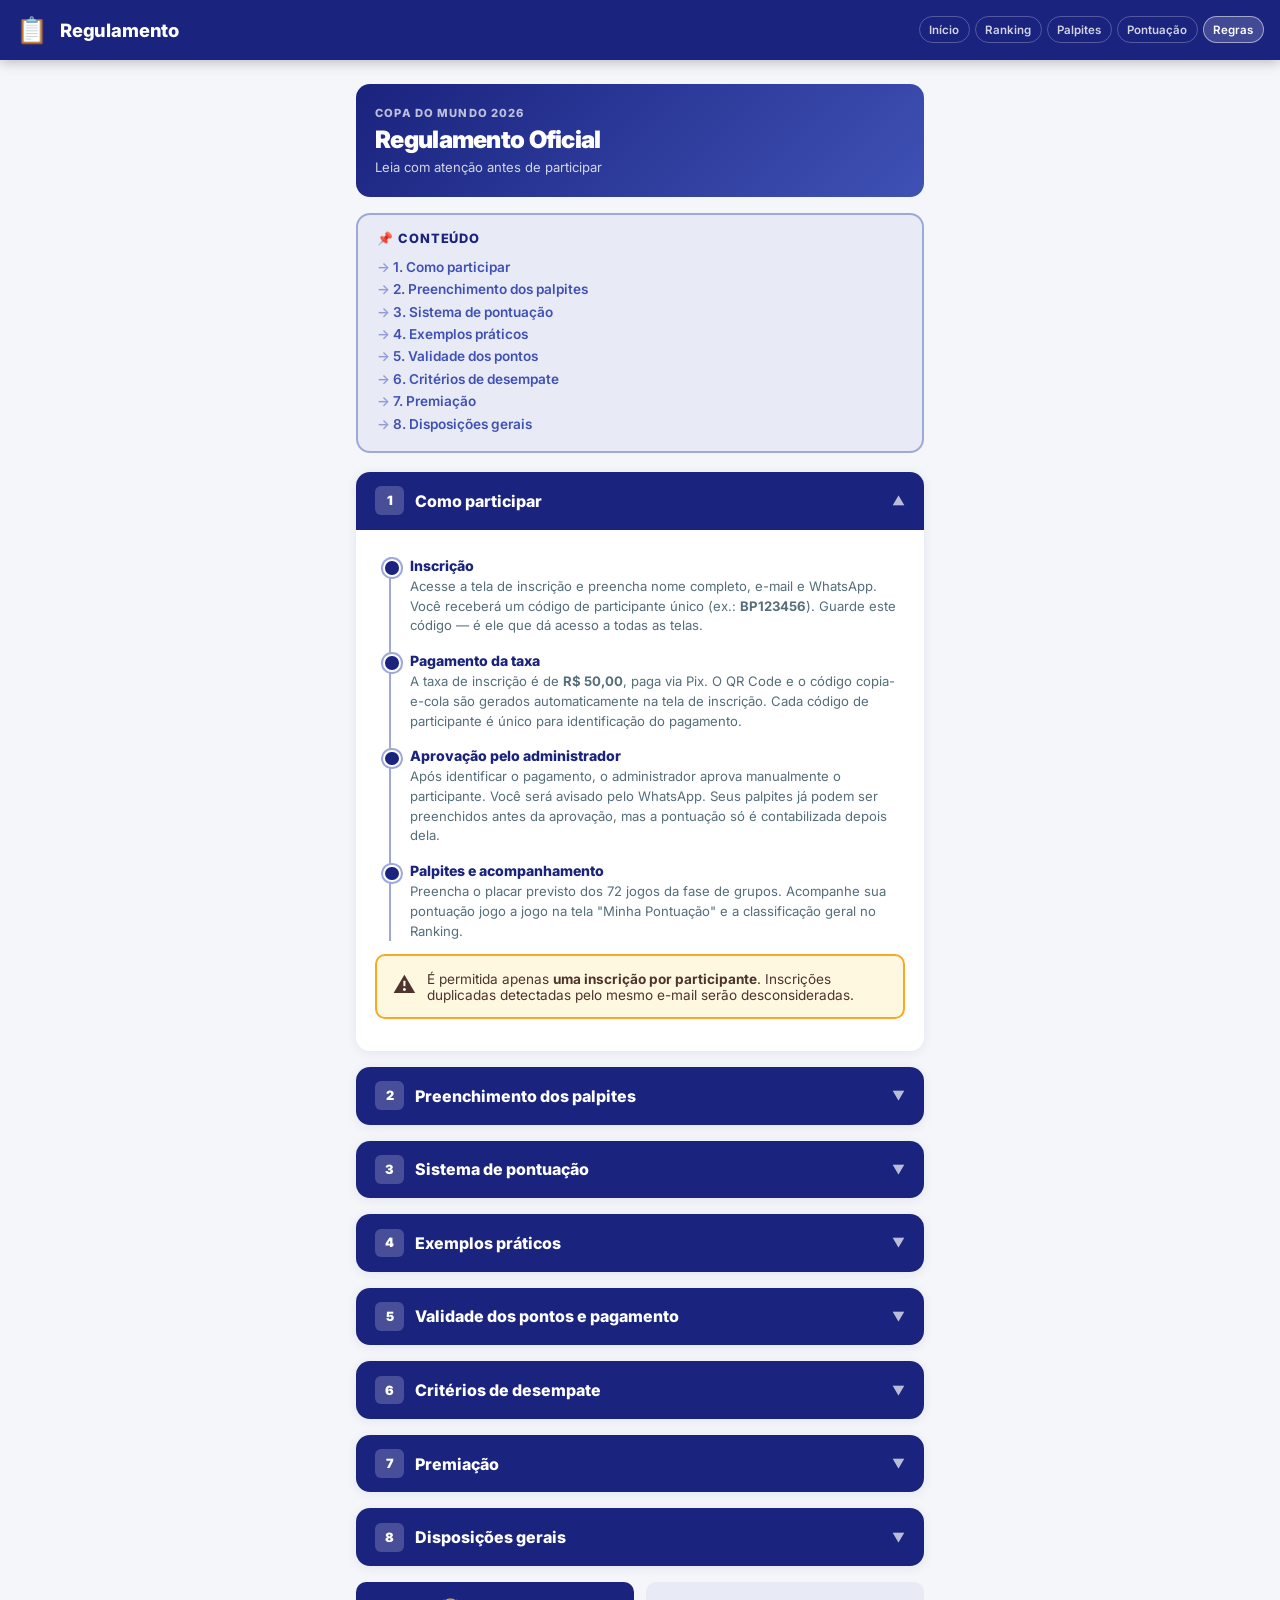
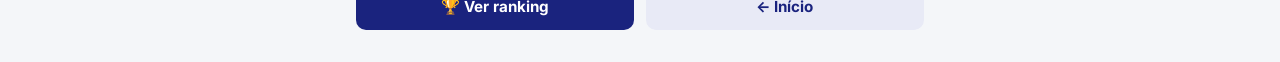
<file: regulamento.html>
<!DOCTYPE html>
<html lang="pt-BR">
<head>
  <meta charset="UTF-8">
  <meta name="viewport" content="width=device-width, initial-scale=1.0, viewport-fit=cover">
  <meta name="theme-color" content="#1A237E">
  <title>Regulamento — Bolão Copa 2026</title>
  <link rel="stylesheet" href="style.css">
  <style>
    /* ── Índice flutuante ─────────────────────────────────── */
    .indice {
      background: var(--azul-fundo);
      border: 2px solid var(--azul-palido);
      border-radius: var(--radius);
      padding: 1rem 1.2rem;
      margin-bottom: 1.2rem;
    }
    .indice-titulo {
      font-size: .8rem;
      font-weight: 800;
      color: var(--azul);
      text-transform: uppercase;
      letter-spacing: .07em;
      margin-bottom: .6rem;
    }
    .indice a {
      display: block;
      font-size: .85rem;
      color: var(--azul-claro);
      text-decoration: none;
      padding: .2rem 0;
      font-weight: 600;
    }
    .indice a:hover { color: var(--azul); text-decoration: underline; }
    .indice a::before { content: '→ '; opacity: .5; }

    /* ── Seções ───────────────────────────────────────────── */
    .secao {
      background: var(--branco);
      border-radius: var(--radius);
      box-shadow: 0 2px 12px rgba(26,35,126,.08);
      margin-bottom: 1rem;
      overflow: hidden;
    }
    .secao-header {
      background: var(--azul);
      color: #fff;
      padding: .9rem 1.2rem;
      display: flex;
      align-items: center;
      gap: .7rem;
      cursor: pointer;
      user-select: none;
    }
    .secao-header .sec-num {
      background: rgba(255,255,255,.2);
      border-radius: 6px;
      width: 1.8rem;
      height: 1.8rem;
      display: flex;
      align-items: center;
      justify-content: center;
      font-size: .8rem;
      font-weight: 900;
      flex-shrink: 0;
    }
    .secao-header h2 {
      font-size: 1rem;
      font-weight: 800;
      flex: 1;
    }
    .secao-header .chevron {
      font-size: .8rem;
      opacity: .7;
      transition: transform .25s;
    }
    .secao-header.aberta .chevron { transform: rotate(180deg); }
    .secao-body {
      padding: 1.2rem;
      display: none;
    }
    .secao-body.aberta { display: block; }

    /* ── Parágrafos e listas ──────────────────────────────── */
    .reg-p {
      font-size: .9rem;
      line-height: 1.65;
      color: var(--cinza-texto);
      margin-bottom: .8rem;
    }
    .reg-p:last-child { margin-bottom: 0; }
    .reg-lista {
      list-style: none;
      margin: .5rem 0 .8rem;
    }
    .reg-lista li {
      font-size: .88rem;
      line-height: 1.55;
      padding: .35rem 0 .35rem 1.4rem;
      position: relative;
      color: var(--cinza-texto);
      border-bottom: 1px solid var(--cinza-fundo);
    }
    .reg-lista li:last-child { border-bottom: none; }
    .reg-lista li::before {
      content: attr(data-icon);
      position: absolute;
      left: 0;
      top: .35rem;
    }

    /* ── Tabela de pontuação ──────────────────────────────── */
    .tabela-pts {
      width: 100%;
      border-collapse: collapse;
      font-size: .85rem;
      margin: .8rem 0;
    }
    .tabela-pts th {
      background: var(--azul);
      color: #fff;
      padding: .55rem .8rem;
      text-align: left;
      font-weight: 700;
      font-size: .78rem;
    }
    .tabela-pts td {
      padding: .55rem .8rem;
      border-bottom: 1px solid var(--cinza-fundo);
      vertical-align: middle;
    }
    .tabela-pts tr:last-child td { border-bottom: none; }
    .tabela-pts tr:nth-child(even) td { background: var(--cinza-fundo); }
    .pts-num {
      font-size: 1.1rem;
      font-weight: 900;
      white-space: nowrap;
    }

    /* ── Exemplos de pontuação ────────────────────────────── */
    .exemplos-grid {
      display: flex;
      flex-direction: column;
      gap: .6rem;
      margin: .8rem 0;
    }
    .exemplo-card {
      border-radius: var(--radius-sm);
      border: 2px solid;
      overflow: hidden;
    }
    .exemplo-card .ex-header {
      display: grid;
      grid-template-columns: 1fr auto 1fr;
      align-items: center;
      gap: .5rem;
      padding: .6rem .9rem;
      font-size: .82rem;
    }
    .exemplo-card .ex-time { display: flex; align-items: center; gap: .35rem; font-weight: 700; }
    .exemplo-card .ex-time-dir { justify-content: flex-end; }
    .exemplo-card .ex-placar { text-align: center; }
    .exemplo-card .ex-placar-num {
      font-size: 1.1rem;
      font-weight: 900;
      line-height: 1;
    }
    .exemplo-card .ex-placar-label {
      font-size: .6rem;
      font-weight: 700;
      text-transform: uppercase;
      letter-spacing: .05em;
      opacity: .7;
    }
    .exemplo-card .ex-footer {
      display: flex;
      align-items: center;
      justify-content: space-between;
      padding: .4rem .9rem;
      border-top: 1px solid currentColor;
      font-size: .78rem;
      font-weight: 700;
    }
    /* Cores por tipo */
    .ex-cheio    { border-color: #2E7D32; }
    .ex-cheio    .ex-header { background: #F1F8E9; }
    .ex-cheio    .ex-footer { background: #DCEDC8; color: #1B5E20; border-color: #A5D6A7; }
    .ex-venc     { border-color: #1565C0; }
    .ex-venc     .ex-header { background: #E3F2FD; }
    .ex-venc     .ex-footer { background: #BBDEFB; color: #0D47A1; border-color: #90CAF9; }
    .ex-empate   { border-color: #6A1B9A; }
    .ex-empate   .ex-header { background: #F3E5F5; }
    .ex-empate   .ex-footer { background: #E1BEE7; color: #4A148C; border-color: #CE93D8; }
    .ex-perd     { border-color: #E65100; }
    .ex-perd     .ex-header { background: #FFF3E0; }
    .ex-perd     .ex-footer { background: #FFE0B2; color: #BF360C; border-color: #FFCC80; }
    .ex-zero     { border-color: #B71C1C; }
    .ex-zero     .ex-header { background: #FFEBEE; }
    .ex-zero     .ex-footer { background: #FFCDD2; color: #B71C1C; border-color: #EF9A9A; }

    /* ── Desempate ────────────────────────────────────────── */
    .desempate-item {
      display: flex;
      gap: .8rem;
      align-items: flex-start;
      padding: .7rem 0;
      border-bottom: 1px solid var(--cinza-fundo);
    }
    .desempate-item:last-child { border-bottom: none; }
    .desempate-num {
      background: var(--azul);
      color: #fff;
      border-radius: 50%;
      width: 2rem;
      height: 2rem;
      min-width: 2rem;
      display: flex;
      align-items: center;
      justify-content: center;
      font-weight: 900;
      font-size: .9rem;
    }
    .desempate-txt { font-size: .88rem; line-height: 1.5; }
    .desempate-txt strong { color: var(--azul); display: block; margin-bottom: .15rem; }

    /* ── Premiação visual ─────────────────────────────────── */
    .prem-visual {
      display: flex;
      gap: .6rem;
      align-items: flex-end;
      justify-content: center;
      margin: 1rem 0;
    }
    .prem-barra {
      flex: 1;
      text-align: center;
      border-radius: 10px 10px 0 0;
      padding: .8rem .4rem .6rem;
      color: #fff;
      font-weight: 800;
    }
    .prem-barra .pb-emoji { font-size: 1.6rem; display: block; margin-bottom: .3rem; }
    .prem-barra .pb-pct   { font-size: 1.4rem; font-weight: 900; }
    .prem-barra .pb-label { font-size: .68rem; opacity: .85; margin-top: .1rem; }
    .prem-barra.p1 { background: var(--ouro-escuro); min-height: 120px; }
    .prem-barra.p2 { background: #757575; min-height: 90px; }

    /* ── Aviso importante ─────────────────────────────────── */
    .aviso-importante {
      background: #FFF8E1;
      border: 2px solid var(--ouro);
      border-radius: var(--radius-sm);
      padding: .9rem 1rem;
      font-size: .85rem;
      color: #4E342E;
      margin: .8rem 0;
      display: flex;
      gap: .7rem;
    }
    .aviso-importante .ai-icon { font-size: 1.4rem; flex-shrink: 0; }

    /* ── Linha do tempo participação ──────────────────────── */
    .timeline {
      position: relative;
      padding-left: 2.2rem;
      margin: .5rem 0;
    }
    .timeline::before {
      content: '';
      position: absolute;
      left: .85rem;
      top: 0; bottom: 0;
      width: 2px;
      background: var(--azul-palido);
    }
    .tl-item {
      position: relative;
      margin-bottom: 1rem;
    }
    .tl-item:last-child { margin-bottom: 0; }
    .tl-dot {
      position: absolute;
      left: -1.7rem;
      top: .15rem;
      width: 1.1rem;
      height: 1.1rem;
      border-radius: 50%;
      background: var(--azul);
      border: 2px solid var(--branco);
      box-shadow: 0 0 0 2px var(--azul-palido);
    }
    .tl-titulo { font-size: .88rem; font-weight: 800; color: var(--azul); margin-bottom: .2rem; }
    .tl-desc   { font-size: .82rem; color: var(--cinza-sub); line-height: 1.5; }

    /* Exemplo inline de placar */
    .ex-inline {
      display: inline-flex;
      align-items: center;
      gap: .3rem;
      background: var(--azul-fundo);
      border-radius: 6px;
      padding: .15rem .5rem;
      font-size: .82rem;
      font-weight: 800;
      color: var(--azul);
      white-space: nowrap;
    }
  </style>
</head>
<body>

<header>
  <span class="logo">📋</span>
  <div class="header-texto">
    <h1>Regulamento</h1>
  </div>
  <nav>
    <a href="index.html">Início</a>
    <a href="ranking.html">Ranking</a>
    <a href="palpites.html">Palpites</a>
    <a href="minha-pontuacao.html">Pontuação</a>
    <a href="regulamento.html" class="ativo">Regras</a>
  </nav>
</header>

<div class="container">

  <!-- Cabeçalho da página -->
  <div style="background:linear-gradient(135deg,var(--azul) 0%,var(--azul-claro) 100%);border-radius:var(--radius);padding:1.4rem 1.2rem;color:#fff;margin-bottom:1rem;">
    <div style="font-size:.7rem;font-weight:800;letter-spacing:.1em;opacity:.7;text-transform:uppercase;margin-bottom:.3rem;">Copa do Mundo 2026</div>
    <div style="font-size:1.5rem;font-weight:900;letter-spacing:-.03em;margin-bottom:.3rem;">Regulamento Oficial</div>
    <div style="font-size:.82rem;opacity:.8;">Leia com atenção antes de participar</div>
  </div>

  <!-- Índice -->
  <div class="indice">
    <div class="indice-titulo">📌 Conteúdo</div>
    <a href="#sec1">1. Como participar</a>
    <a href="#sec2">2. Preenchimento dos palpites</a>
    <a href="#sec3">3. Sistema de pontuação</a>
    <a href="#sec4">4. Exemplos práticos</a>
    <a href="#sec5">5. Validade dos pontos</a>
    <a href="#sec6">6. Critérios de desempate</a>
    <a href="#sec7">7. Premiação</a>
    <a href="#sec8">8. Disposições gerais</a>
  </div>

  <!-- ── SEÇÃO 1 ─────────────────────────────────────────── -->
  <div class="secao" id="sec1">
    <div class="secao-header aberta" onclick="toggleSecao(this)">
      <div class="sec-num">1</div>
      <h2>Como participar</h2>
      <span class="chevron">▼</span>
    </div>
    <div class="secao-body aberta">
      <div class="timeline">
        <div class="tl-item">
          <div class="tl-dot"></div>
          <div class="tl-titulo">Inscrição</div>
          <div class="tl-desc">Acesse a tela de inscrição e preencha nome completo, e-mail e WhatsApp. Você receberá um código de participante único (ex.: <strong>BP123456</strong>). Guarde este código — é ele que dá acesso a todas as telas.</div>
        </div>
        <div class="tl-item">
          <div class="tl-dot"></div>
          <div class="tl-titulo">Pagamento da taxa</div>
          <div class="tl-desc">A taxa de inscrição é de <strong>R$ 50,00</strong>, paga via Pix. O QR Code e o código copia-e-cola são gerados automaticamente na tela de inscrição. Cada código de participante é único para identificação do pagamento.</div>
        </div>
        <div class="tl-item">
          <div class="tl-dot"></div>
          <div class="tl-titulo">Aprovação pelo administrador</div>
          <div class="tl-desc">Após identificar o pagamento, o administrador aprova manualmente o participante. Você será avisado pelo WhatsApp. Seus palpites já podem ser preenchidos antes da aprovação, mas a pontuação só é contabilizada depois dela.</div>
        </div>
        <div class="tl-item">
          <div class="tl-dot"></div>
          <div class="tl-titulo">Palpites e acompanhamento</div>
          <div class="tl-desc">Preencha o placar previsto dos 72 jogos da fase de grupos. Acompanhe sua pontuação jogo a jogo na tela "Minha Pontuação" e a classificação geral no Ranking.</div>
        </div>
      </div>

      <div class="aviso-importante">
        <span class="ai-icon">⚠️</span>
        <span>É permitida apenas <strong>uma inscrição por participante</strong>. Inscrições duplicadas detectadas pelo mesmo e-mail serão desconsideradas.</span>
      </div>
    </div>
  </div>

  <!-- ── SEÇÃO 2 ─────────────────────────────────────────── -->
  <div class="secao" id="sec2">
    <div class="secao-header" onclick="toggleSecao(this)">
      <div class="sec-num">2</div>
      <h2>Preenchimento dos palpites</h2>
      <span class="chevron">▼</span>
    </div>
    <div class="secao-body">
      <ul class="reg-lista">
        <li data-icon="⚽">O bolão abrange os <strong>72 jogos da fase de grupos</strong> da Copa do Mundo 2026, distribuídos em 12 grupos (A a L) com 4 seleções cada.</li>
        <li data-icon="📝">O participante deve informar o <strong>placar exato</strong> que prevê para cada jogo — número de gols do time 1 e número de gols do time 2.</li>
        <li data-icon="✏️">Os palpites podem ser <strong>preenchidos e editados a qualquer momento</strong> até <strong>5 minutos antes do início de cada jogo</strong>. A partir desse momento, o campo do jogo fica travado automaticamente.</li>
        <li data-icon="💾">O sistema salva apenas os palpites dos jogos ainda em aberto. Ao clicar em "Salvar", jogos cujo prazo já se encerrou (faltando 5 minutos ou menos para o início) são ignorados.</li>
        <li data-icon="🔒">Jogos com prazo encerrado (5 minutos antes do início, em andamento ou já encerrados) aparecem com o ícone 🔒 e os campos desabilitados. O palpite salvo até aquele momento é o válido.</li>
        <li data-icon="⚠️">Jogos sem palpite registrado até o encerramento do prazo não geram nenhuma pontuação — nem zero, nem desconto. Simplesmente não pontuam.</li>
      </ul>

      <div class="aviso-importante">
        <span class="ai-icon">💡</span>
        <span>Recomendamos preencher todos os 72 palpites de uma vez, preferencialmente antes do início da Copa, para garantir que nenhum jogo fique sem palpite.</span>
      </div>
    </div>
  </div>

  <!-- ── SEÇÃO 3 ─────────────────────────────────────────── -->
  <div class="secao" id="sec3">
    <div class="secao-header" onclick="toggleSecao(this)">
      <div class="sec-num">3</div>
      <h2>Sistema de pontuação</h2>
      <span class="chevron">▼</span>
    </div>
    <div class="secao-body">
      <p class="reg-p">A pontuação é calculada <strong>exclusivamente com base nos placares individuais</strong> dos times — quantos gols cada seleção marcou. O critério não é "acertar quem venceu", mas sim acertar o número de gols de cada time.</p>

      <table class="tabela-pts">
        <thead>
          <tr>
            <th>Situação</th>
            <th style="text-align:center;">Pontos</th>
          </tr>
        </thead>
        <tbody>
          <tr>
            <td>
              <strong>Placar exato</strong><br>
              <span style="font-size:.78rem;color:var(--cinza-sub);">Acertou o número de gols dos dois times</span>
            </td>
            <td style="text-align:center;"><span class="pts-num" style="color:#1B5E20;">15</span></td>
          </tr>
          <tr>
            <td>
              <strong>Acertou o placar do vencedor</strong><br>
              <span style="font-size:.78rem;color:var(--cinza-sub);">Acertou os gols do time que venceu; errou os do perdedor</span>
            </td>
            <td style="text-align:center;"><span class="pts-num" style="color:#1565C0;">10</span></td>
          </tr>
          <tr>
            <td>
              <strong>Empate real — acertou gols de um time</strong><br>
              <span style="font-size:.78rem;color:var(--cinza-sub);">O resultado foi empate E o participante acertou o número de gols de ao menos um dos times</span>
            </td>
            <td style="text-align:center;"><span class="pts-num" style="color:#6A1B9A;">7,5</span></td>
          </tr>
          <tr>
            <td>
              <strong>Acertou o placar do perdedor</strong><br>
              <span style="font-size:.78rem;color:var(--cinza-sub);">Acertou os gols do time que perdeu; errou os do vencedor</span>
            </td>
            <td style="text-align:center;"><span class="pts-num" style="color:#E65100;">5</span></td>
          </tr>
          <tr>
            <td>
              <strong>Nenhum placar acertado</strong><br>
              <span style="font-size:.78rem;color:var(--cinza-sub);">Errou os gols dos dois times</span>
            </td>
            <td style="text-align:center;"><span class="pts-num" style="color:#B71C1C;">0</span></td>
          </tr>
          <tr>
            <td>
              <strong>Sem palpite</strong><br>
              <span style="font-size:.78rem;color:var(--cinza-sub);">Jogo não preenchido até 5 min antes do início</span>
            </td>
            <td style="text-align:center;"><span class="pts-num" style="color:var(--cinza-sub);">—</span></td>
          </tr>
        </tbody>
      </table>

      <div class="aviso-importante">
        <span class="ai-icon">📌</span>
        <div>
          <strong>Regra especial para empates:</strong> quando o resultado real é empate, não existe "vencedor" nem "perdedor". Por isso, acertar o número de gols de <strong>qualquer um</strong> dos times vale <strong>7,5 pontos</strong>. Porém, se o palpite for um empate com placar diferente do real — por exemplo, palpite 2×2 e resultado 1×1 — nenhum gol foi acertado e a pontuação é <strong>zero</strong>. O que conta é acertar o número, não apenas acertar que seria empate.
        </div>
      </div>
    </div>
  </div>

  <!-- ── SEÇÃO 4 ─────────────────────────────────────────── -->
  <div class="secao" id="sec4">
    <div class="secao-header" onclick="toggleSecao(this)">
      <div class="sec-num">4</div>
      <h2>Exemplos práticos</h2>
      <span class="chevron">▼</span>
    </div>
    <div class="secao-body">

      <p class="reg-p" style="margin-bottom:1rem;">Nos exemplos abaixo, o resultado real do jogo aparece em cima e o palpite do participante aparece embaixo.</p>

      <div class="exemplos-grid">

        <!-- 15 pts -->
        <div class="exemplo-card ex-cheio">
          <div class="ex-header">
            <div class="ex-time">🇧🇷 Brasil</div>
            <div class="ex-placar">
              <div class="ex-placar-label">Real</div>
              <div class="ex-placar-num">2 × 1</div>
              <div class="ex-placar-label" style="margin-top:.3rem;">Palpite</div>
              <div class="ex-placar-num">2 × 1</div>
            </div>
            <div class="ex-time ex-time-dir">Marrocos 🇲🇦</div>
          </div>
          <div class="ex-footer">
            <span>🎯 Placar exato — acertou os dois gols</span>
            <span style="font-size:1.1rem;font-weight:900;">15 pts</span>
          </div>
        </div>

        <!-- 10 pts -->
        <div class="exemplo-card ex-venc">
          <div class="ex-header">
            <div class="ex-time">🇫🇷 França</div>
            <div class="ex-placar">
              <div class="ex-placar-label">Real</div>
              <div class="ex-placar-num">3 × 1</div>
              <div class="ex-placar-label" style="margin-top:.3rem;">Palpite</div>
              <div class="ex-placar-num">3 × 0</div>
            </div>
            <div class="ex-time ex-time-dir">Senegal 🇸🇳</div>
          </div>
          <div class="ex-footer">
            <span>✅ Acertou gols da França (vencedora) — errou o Senegal</span>
            <span style="font-size:1.1rem;font-weight:900;">10 pts</span>
          </div>
        </div>

        <!-- 7,5 pts — empate real, acertou gols de um time -->
        <div class="exemplo-card ex-empate">
          <div class="ex-header">
            <div class="ex-time">🇦🇷 Argentina</div>
            <div class="ex-placar">
              <div class="ex-placar-label">Real</div>
              <div class="ex-placar-num">1 × 1</div>
              <div class="ex-placar-label" style="margin-top:.3rem;">Palpite</div>
              <div class="ex-placar-num">2 × 1</div>
            </div>
            <div class="ex-time ex-time-dir">Austrália 🇦🇺</div>
          </div>
          <div class="ex-footer">
            <span>🤝 Empate real — acertou gols da Austrália (1). O número importa, não o resultado.</span>
            <span style="font-size:1.1rem;font-weight:900;">7,5 pts</span>
          </div>
        </div>

        <!-- 0 pts — empate real, palpitou empate mas errou os dois placares -->
        <div class="exemplo-card ex-zero">
          <div class="ex-header">
            <div class="ex-time">🇦🇷 Argentina</div>
            <div class="ex-placar">
              <div class="ex-placar-label">Real</div>
              <div class="ex-placar-num">1 × 1</div>
              <div class="ex-placar-label" style="margin-top:.3rem;">Palpite</div>
              <div class="ex-placar-num">2 × 2</div>
            </div>
            <div class="ex-time ex-time-dir">Austrália 🇦🇺</div>
          </div>
          <div class="ex-footer">
            <span>❌ Palpitou empate, mas errou os dois placares — acertar o resultado não pontua</span>
            <span style="font-size:1.1rem;font-weight:900;">0 pts</span>
          </div>
        </div>

        <!-- 5 pts -->
        <div class="exemplo-card ex-perd">
          <div class="ex-header">
            <div class="ex-time">🇩🇪 Alemanha</div>
            <div class="ex-placar">
              <div class="ex-placar-label">Real</div>
              <div class="ex-placar-num">2 × 0</div>
              <div class="ex-placar-label" style="margin-top:.3rem;">Palpite</div>
              <div class="ex-placar-num">1 × 0</div>
            </div>
            <div class="ex-time ex-time-dir">Equador 🇪🇨</div>
          </div>
          <div class="ex-footer">
            <span>📉 Acertou gols do Equador (perdedor, 0) — errou a Alemanha</span>
            <span style="font-size:1.1rem;font-weight:900;">5 pts</span>
          </div>
        </div>

        <!-- 0 pts -->
        <div class="exemplo-card ex-zero">
          <div class="ex-header">
            <div class="ex-time">🇪🇸 Espanha</div>
            <div class="ex-placar">
              <div class="ex-placar-label">Real</div>
              <div class="ex-placar-num">3 × 2</div>
              <div class="ex-placar-label" style="margin-top:.3rem;">Palpite</div>
              <div class="ex-placar-num">1 × 0</div>
            </div>
            <div class="ex-time ex-time-dir">Inglaterra 🏴󠁧󠁢󠁥󠁮󠁧󠁿</div>
          </div>
          <div class="ex-footer">
            <span>❌ Nenhum placar acertado</span>
            <span style="font-size:1.1rem;font-weight:900;">0 pts</span>
          </div>
        </div>

      </div>

      <p class="reg-p" style="margin-top:.5rem;font-size:.82rem;color:var(--cinza-sub);">
        💡 Pontuação máxima possível: 72 jogos × 15 pts = <strong>1.080 pontos</strong>.
      </p>
    </div>
  </div>

  <!-- ── SEÇÃO 5 ─────────────────────────────────────────── -->
  <div class="secao" id="sec5">
    <div class="secao-header" onclick="toggleSecao(this)">
      <div class="sec-num">5</div>
      <h2>Validade dos pontos e pagamento</h2>
      <span class="chevron">▼</span>
    </div>
    <div class="secao-body">
      <ul class="reg-lista">
        <li data-icon="💳">A pontuação de um participante <strong>só é contabilizada no ranking</strong> após a confirmação do pagamento da taxa de inscrição pelo administrador.</li>
        <li data-icon="📝">Os palpites podem ser preenchidos e salvos <strong>antes mesmo da aprovação</strong> do pagamento. Isso garante que o participante não perca o prazo dos primeiros jogos enquanto aguarda a confirmação.</li>
        <li data-icon="🔄">Assim que o administrador aprovar o pagamento, os palpites já salvos passam a ser considerados automaticamente no ranking, sem necessidade de nenhuma ação do participante.</li>
        <li data-icon="🚫">Participantes com pagamento pendente ficam ocultos do ranking público. Seus palpites estão registrados, mas a pontuação não é exibida.</li>
        <li data-icon="⏰">O prazo para pagamento não é fixo, mas recomenda-se confirmar antes do início do primeiro jogo para garantir que todos os palpites sejam computados desde o começo.</li>
      </ul>

      <div class="aviso-importante">
        <span class="ai-icon">⚠️</span>
        <div>
          Palpites salvos antes da aprovação do pagamento <strong>são válidos</strong> e serão considerados normalmente após a confirmação. O participante não perde pontos de jogos já ocorridos — desde que o palpite tenha sido registrado <strong>até 5 minutos antes do início</strong> daquele jogo.
        </div>
      </div>
    </div>
  </div>

  <!-- ── SEÇÃO 6 ─────────────────────────────────────────── -->
  <div class="secao" id="sec6">
    <div class="secao-header" onclick="toggleSecao(this)">
      <div class="sec-num">6</div>
      <h2>Critérios de desempate</h2>
      <span class="chevron">▼</span>
    </div>
    <div class="secao-body">
      <p class="reg-p">Em caso de empate na pontuação total entre dois ou mais participantes, a classificação é definida pelos seguintes critérios, aplicados nesta ordem:</p>

      <div style="margin:.5rem 0;">
        <div class="desempate-item">
          <div class="desempate-num">1</div>
          <div class="desempate-txt">
            <strong>Maior número de placares exatos (15 pts)</strong>
            Quem acertou mais vezes o placar completo — gols do time 1 e do time 2 — fica à frente.
          </div>
        </div>
        <div class="desempate-item">
          <div class="desempate-num">2</div>
          <div class="desempate-txt">
            <strong>Maior número de acertos de vencedor (10 pts)</strong>
            Quem acertou mais vezes o placar do time vencedor fica à frente.
          </div>
        </div>
        <div class="desempate-item">
          <div class="desempate-num">3</div>
          <div class="desempate-txt">
            <strong>Maior número de acertos em empates (7,5 pts)</strong>
            Quem acertou o placar de algum time em mais jogos empatados fica à frente.
          </div>
        </div>
        <div class="desempate-item">
          <div class="desempate-num">4</div>
          <div class="desempate-txt">
            <strong>Maior número de acertos do perdedor (5 pts)</strong>
            Quem acertou mais vezes o placar do time perdedor fica à frente.
          </div>
        </div>
        <div class="desempate-item">
          <div class="desempate-num">5</div>
          <div class="desempate-txt">
            <strong>Maior número de palpites preenchidos</strong>
            Quem registrou palpites em mais jogos fica à frente. Garante que quem participou mais ativamente não seja prejudicado.
          </div>
        </div>
        <div class="desempate-item">
          <div class="desempate-num">6</div>
          <div class="desempate-txt">
            <strong>Data e hora da inscrição</strong>
            Critério final: quem se inscreveu primeiro fica à frente. Data registrada automaticamente pelo sistema no momento da inscrição.
          </div>
        </div>
      </div>

      <div class="aviso-importante">
        <span class="ai-icon">📌</span>
        <span>Se após todos os critérios acima o empate persistir, o prêmio correspondente às posições empatadas será <strong>dividido igualmente</strong> entre os participantes.</span>
      </div>
    </div>
  </div>

  <!-- ── SEÇÃO 7 ─────────────────────────────────────────── -->
  <div class="secao" id="sec7">
    <div class="secao-header" onclick="toggleSecao(this)">
      <div class="sec-num">7</div>
      <h2>Premiação</h2>
      <span class="chevron">▼</span>
    </div>
    <div class="secao-body">
      <p class="reg-p">O valor total arrecadado é distribuído conforme abaixo. Quanto mais participantes, maior o prêmio.</p>

      <!-- Pódio: apenas Campeão e Vice-Campeão -->
      <div class="prem-visual">
        <div class="prem-barra p2">
          <span class="pb-emoji">🥈</span>
          <div class="pb-pct">30%</div>
          <div class="pb-label">Vice-Campeão</div>
        </div>
        <div class="prem-barra p1">
          <span class="pb-emoji">🥇</span>
          <div class="pb-pct">60%</div>
          <div class="pb-label">Campeão</div>
        </div>
      </div>

      <!-- Taxa de organização: fora do pódio, com visual distinto -->
      <div style="background:var(--cinza-fundo);border:2px solid var(--cinza-borda);border-radius:var(--radius-sm);padding:.75rem 1rem;display:flex;align-items:center;gap:.8rem;margin-bottom:1rem;">
        <span style="font-size:1.5rem;">🛠️</span>
        <div>
          <div style="font-size:.78rem;font-weight:800;color:var(--cinza-sub);text-transform:uppercase;letter-spacing:.04em;">Taxa de organização — 10%</div>
          <div style="font-size:.82rem;color:var(--cinza-texto);margin-top:.1rem;">Cobre os custos operacionais do bolão. Não é prêmio e não é destinado a nenhum colocado.</div>
        </div>
      </div>

      <table class="tabela-pts">
        <thead>
          <tr>
            <th>Participantes</th>
            <th>Arrecadado</th>
            <th>🥇 Campeão (60%)</th>
            <th>🥈 Vice (30%)</th>
          </tr>
        </thead>
        <tbody>
          <tr><td>10</td><td>R$ 500</td><td>R$ 300</td><td>R$ 150</td></tr>
          <tr><td>20</td><td>R$ 1.000</td><td>R$ 600</td><td>R$ 300</td></tr>
          <tr><td>30</td><td>R$ 1.500</td><td>R$ 900</td><td>R$ 450</td></tr>
          <tr><td>50</td><td>R$ 2.500</td><td>R$ 1.500</td><td>R$ 750</td></tr>
        </tbody>
      </table>

      <ul class="reg-lista" style="margin-top:.8rem;">
        <li data-icon="📅">O Campeão é o participante com maior pontuação ao fim da fase de grupos (após apuração do 72º jogo).</li>
        <li data-icon="💰">O pagamento do prêmio será realizado em até <strong>7 dias úteis</strong> após o encerramento da fase de grupos e apuração final.</li>
        <li data-icon="🏦">O pagamento será feito via Pix para a chave cadastrada pelo participante no momento da inscrição.</li>
        <li data-icon="🧾">O valor da organização (10%) cobre os custos operacionais do bolão e não constitui premiação.</li>
      </ul>
    </div>
  </div>

  <!-- ── SEÇÃO 8 ─────────────────────────────────────────── -->
  <div class="secao" id="sec8">
    <div class="secao-header" onclick="toggleSecao(this)">
      <div class="sec-num">8</div>
      <h2>Disposições gerais</h2>
      <span class="chevron">▼</span>
    </div>
    <div class="secao-body">
      <ul class="reg-lista">
        <li data-icon="📡">Os resultados reais dos jogos são lançados pelo administrador do bolão após cada partida. O sistema calcula e atualiza as pontuações automaticamente.</li>
        <li data-icon="🏟️">Em caso de jogo suspenso ou cancelado pela FIFA e não realizado dentro do calendário oficial, o jogo será desconsiderado e não pontuará para nenhum participante.</li>
        <li data-icon="⏱️">Apenas o resultado ao final do tempo regulamentar (90 minutos) é considerado. Prorrogação, disputa de pênaltis ou gol de ouro na fase de grupos não existem — todo jogo termina no placar dos 90 minutos.</li>
        <li data-icon="🔐">Cada participante é responsável por guardar seu código de acesso. Em caso de perda, a recuperação é feita pelo e-mail cadastrado na tela inicial.</li>
        <li data-icon="📵">É vedada a cessão ou venda do código de participante a terceiros. Cada inscrição é pessoal e intransferível.</li>
        <li data-icon="⚖️">O administrador do bolão é a autoridade máxima para resolução de dúvidas, contestações e casos omissos neste regulamento. Sua decisão é final.</li>
        <li data-icon="📲">Alterações neste regulamento, quando necessárias, serão comunicadas pelo WhatsApp a todos os participantes com antecedência mínima de 24 horas.</li>
      </ul>

      <div class="aviso-importante">
        <span class="ai-icon">✅</span>
        <span>Ao realizar a inscrição e o pagamento, o participante declara ter lido e <strong>concordar integralmente</strong> com este regulamento.</span>
      </div>
    </div>
  </div>

  <!-- Botões de ação -->
  <div style="display:flex;gap:.7rem;flex-wrap:wrap;margin-top:.5rem;">
    <a href="ranking.html" class="btn btn-primary" style="flex:1;justify-content:center;">🏆 Ver ranking</a>
    <a href="index.html" class="btn btn-secondary" style="flex:1;justify-content:center;">← Início</a>
  </div>

</div>



<script>
function toggleSecao(header) {
  header.classList.toggle('aberta');
  const body = header.nextElementSibling;
  body.classList.toggle('aberta');
}

// Abrir seção via âncora
window.onload = () => {
  const hash = window.location.hash;
  if (hash) {
    const secao = document.querySelector(hash);
    if (secao) {
      const header = secao.querySelector('.secao-header');
      const body   = secao.querySelector('.secao-body');
      if (header && !header.classList.contains('aberta')) {
        header.classList.add('aberta');
        body.classList.add('aberta');
      }
      setTimeout(() => secao.scrollIntoView({ behavior: 'smooth' }), 100);
    }
  }
};
</script>

<nav class="bottom-nav">
  <a href="jogos.html">
    <span class="bnav-icon">📅</span>Jogos
  </a>
  <a href="ranking.html">
    <span class="bnav-icon">🏆</span>Ranking
  </a>
  <a href="palpites.html">
    <span class="bnav-icon">⚽</span>Palpites
  </a>
  <a href="minha-pontuacao.html">
    <span class="bnav-icon">📊</span>Pontuação
  </a>
  <a href="regulamento.html" class="ativo">
    <span class="bnav-icon">📋</span>Regras
  </a>
</nav>
</body>
</html>
</file>
<file: style.css>
/* style.css — Bolão Copa 2026 */
@import url('https://fonts.googleapis.com/css2?family=Inter:wght@400;600;700;800;900&display=swap');

:root {
  --azul:        #1A237E;
  --azul-med:    #283593;
  --azul-claro:  #3F51B5;
  --azul-palido: #9FA8DA;
  --azul-fundo:  #E8EAF6;
  --ouro:        #F9A825;
  --ouro-claro:  #FFF8E1;
  --ouro-escuro: #F57F17;
  --cinza-texto: #1A1A2E;
  --cinza-sub:   #546E7A;
  --cinza-borda: #CFD8DC;
  --cinza-fundo: #F4F6F9;
  --branco:      #FFFFFF;
  --vermelho:    #C62828;
  --sombra:      0 2px 12px rgba(26,35,126,.10);
  --sombra-forte:0 4px 24px rgba(26,35,126,.18);
  --radius:      14px;
  --radius-sm:   10px;
}

*, *::before, *::after { box-sizing: border-box; margin: 0; padding: 0; }

html { font-size: 16px; -webkit-text-size-adjust: 100%; }

body {
  font-family: 'Inter', system-ui, sans-serif;
  background: var(--cinza-fundo);
  color: var(--cinza-texto);
  min-height: 100vh;
  padding-bottom: env(safe-area-inset-bottom);
}

/* ── Header mobile-first ──────────────────────────────────── */
header {
  background: var(--azul);
  color: #fff;
  padding: .9rem 1rem;
  display: flex;
  align-items: center;
  gap: .75rem;
  position: sticky;
  top: 0;
  z-index: 100;
  box-shadow: 0 2px 12px rgba(0,0,0,.25);
}
header .logo { font-size: 1.6rem; flex-shrink: 0; }
header .header-texto h1 { font-size: 1rem; font-weight: 800; letter-spacing: -.01em; line-height: 1.2; }
header .header-texto p  { font-size: .7rem; opacity: .7; }
header nav {
  margin-left: auto;
  display: flex;
  gap: .3rem;
  flex-shrink: 0;
}
header nav a {
  color: rgba(255,255,255,.8);
  text-decoration: none;
  font-size: .72rem;
  font-weight: 600;
  padding: .35rem .6rem;
  border-radius: 20px;
  border: 1px solid rgba(255,255,255,.25);
  transition: all .2s;
  white-space: nowrap;
}
header nav a:hover, header nav a.ativo {
  background: rgba(255,255,255,.18);
  color: #fff;
  border-color: rgba(255,255,255,.5);
}

/* ── Bottom nav (mobile) ──────────────────────────────────── */
.bottom-nav {
  display: none;
  position: fixed;
  bottom: 0;
  left: 0; right: 0;
  background: var(--azul);
  padding: .6rem .5rem;
  padding-bottom: calc(.6rem + env(safe-area-inset-bottom));
  z-index: 200;
  box-shadow: 0 -2px 12px rgba(0,0,0,.2);
  justify-content: space-around;
}
.bottom-nav a {
  display: flex;
  flex-direction: column;
  align-items: center;
  gap: .15rem;
  color: rgba(255,255,255,.6);
  text-decoration: none;
  font-size: .6rem;
  font-weight: 600;
  padding: .3rem .8rem;
  border-radius: 10px;
  transition: all .2s;
  min-width: 56px;
}
.bottom-nav a .bnav-icon { font-size: 1.3rem; line-height: 1; }
.bottom-nav a.ativo, .bottom-nav a:hover {
  color: #fff;
  background: rgba(255,255,255,.15);
}

/* ── Container ────────────────────────────────────────────── */
.container {
  max-width: 600px;
  margin: 0 auto;
  padding: 1rem .9rem 5rem;
}

/* ── Hero banner ──────────────────────────────────────────── */
.hero {
  background: linear-gradient(135deg, var(--azul) 0%, var(--azul-claro) 100%);
  border-radius: var(--radius);
  padding: 1.5rem 1.2rem;
  color: #fff;
  text-align: center;
  margin-bottom: 1.2rem;
  position: relative;
  overflow: hidden;
}
.hero::before {
  content: '⚽';
  position: absolute;
  font-size: 8rem;
  opacity: .06;
  right: -1.5rem;
  top: -1rem;
  transform: rotate(15deg);
}
.hero h2 { font-size: 1.5rem; font-weight: 900; letter-spacing: -.03em; }
.hero p  { font-size: .85rem; opacity: .85; margin-top: .3rem; }
.hero .valor-badge {
  display: inline-block;
  background: var(--ouro);
  color: var(--azul);
  font-weight: 800;
  font-size: 1rem;
  padding: .3rem 1rem;
  border-radius: 20px;
  margin-top: .8rem;
}

/* ── Card ─────────────────────────────────────────────────── */
.card {
  background: var(--branco);
  border-radius: var(--radius);
  box-shadow: var(--sombra);
  padding: 1.2rem;
  margin-bottom: 1rem;
}
.card-titulo {
  font-size: 1rem;
  font-weight: 800;
  color: var(--azul);
  margin-bottom: 1rem;
  display: flex;
  align-items: center;
  gap: .5rem;
}
.card-titulo::before {
  content: '';
  display: inline-block;
  width: 3px;
  height: 1em;
  background: var(--ouro);
  border-radius: 2px;
}

/* ── Formulário ───────────────────────────────────────────── */
.form-group { margin-bottom: .9rem; }
.form-group label {
  display: block;
  font-size: .8rem;
  font-weight: 700;
  color: var(--cinza-sub);
  margin-bottom: .3rem;
  text-transform: uppercase;
  letter-spacing: .04em;
}
.form-group input, .form-group select {
  width: 100%;
  padding: .75rem 1rem;
  border: 2px solid var(--cinza-borda);
  border-radius: var(--radius-sm);
  font-size: 1rem;
  transition: border .2s, box-shadow .2s;
  background: var(--branco);
  color: var(--cinza-texto);
  -webkit-appearance: none;
}
.form-group input:focus, .form-group select:focus {
  outline: none;
  border-color: var(--azul-claro);
  box-shadow: 0 0 0 3px rgba(63,81,181,.12);
}

/* ── Botões ───────────────────────────────────────────────── */
.btn {
  display: inline-flex;
  align-items: center;
  justify-content: center;
  gap: .4rem;
  padding: .8rem 1.3rem;
  border: none;
  border-radius: var(--radius-sm);
  font-size: .95rem;
  font-weight: 700;
  cursor: pointer;
  transition: all .2s;
  text-decoration: none;
  min-height: 48px;
}
.btn-primary  { background: var(--azul); color: #fff; }
.btn-primary:hover  { background: var(--azul-med); }
.btn-secondary { background: var(--azul-fundo); color: var(--azul); }
.btn-secondary:hover { background: var(--azul-palido); }
.btn-ouro  { background: var(--ouro); color: var(--azul); }
.btn-ouro:hover { background: var(--ouro-escuro); color: #fff; }
.btn-danger { background: #FFEBEE; color: var(--vermelho); border: 1.5px solid #FFCDD2; }
.btn-danger:hover { background: var(--vermelho); color: #fff; }
.btn-sm { padding: .5rem .9rem; font-size: .82rem; min-height: 36px; }
.btn:disabled { opacity: .5; cursor: not-allowed; }
.btn-block { width: 100%; }

/* ── Badge status ──────────────────────────────────────────── */
.badge {
  display: inline-block;
  padding: .25rem .7rem;
  border-radius: 20px;
  font-size: .72rem;
  font-weight: 700;
  letter-spacing: .04em;
}
.badge-pendente  { background: #FFF3E0; color: #BF360C; }
.badge-aprovado  { background: #E8F5E9; color: #1B5E20; }
.badge-reprovado { background: #FFEBEE; color: var(--vermelho); }

/* ── Ranking ───────────────────────────────────────────────── */
.ranking-item {
  display: grid;
  grid-template-columns: 2.8rem 1fr auto;
  align-items: center;
  gap: .7rem;
  padding: .9rem 1rem;
  border-radius: var(--radius-sm);
  margin-bottom: .5rem;
  background: var(--cinza-fundo);
  border: 2px solid transparent;
  transition: all .2s;
}
.ranking-item.pos-1 { background: #FFF8E1; border-color: var(--ouro); }
.ranking-item.pos-2 { background: #FAFAFA; border-color: #BDBDBD; }
.ranking-item.pos-3 { background: #FFF3E0; border-color: #FFAB76; }
.ranking-pos { font-size: 1.4rem; text-align: center; }
.ranking-nome { font-weight: 700; font-size: .95rem; line-height: 1.2; }
.ranking-sub  { font-size: .75rem; color: var(--cinza-sub); margin-top: .1rem; }
.ranking-pts  { font-size: 1.4rem; font-weight: 900; color: var(--azul); }
.ranking-item.pos-1 .ranking-pts { color: var(--ouro-escuro); }

/* ── Premiação ────────────────────────────────────────────── */
.premiacao-grid {
  display: grid;
  grid-template-columns: 1fr 1fr;
  gap: .7rem;
}
.premiacao-grid .premiacao-full { grid-column: 1 / -1; }
.premiacao-item {
  text-align: center;
  padding: .9rem .6rem;
  border-radius: var(--radius-sm);
  background: var(--azul-fundo);
  border: 2px solid var(--azul-palido);
}
.premiacao-item .emoji { font-size: 1.6rem; display: block; margin-bottom: .25rem; }
.premiacao-item .label { font-size: .72rem; color: var(--cinza-sub); font-weight: 700; text-transform: uppercase; letter-spacing: .04em; }
.premiacao-item .valor { font-size: 1.2rem; font-weight: 900; color: var(--azul); margin-top: .2rem; }
.premiacao-item.destaque { background: var(--ouro-claro); border-color: var(--ouro); }
.premiacao-item.destaque .valor { color: var(--ouro-escuro); }

/* ── QR Code ──────────────────────────────────────────────── */
.qr-box {
  text-align: center;
  padding: 1.2rem;
  border: 2px dashed var(--azul-palido);
  border-radius: var(--radius);
  margin: .8rem 0;
  background: var(--azul-fundo);
}
.pix-codigo {
  font-family: monospace;
  font-size: .7rem;
  background: var(--cinza-fundo);
  padding: .7rem;
  border-radius: var(--radius-sm);
  word-break: break-all;
  color: var(--cinza-sub);
  border: 1.5px solid var(--cinza-borda);
  margin-top: .7rem;
  cursor: pointer;
  text-align: left;
}

/* ── Jogo card ────────────────────────────────────────────── */
.jogo-card {
  display: grid;
  grid-template-columns: 1fr auto 1fr;
  align-items: center;
  gap: .5rem;
  padding: .75rem .9rem;
  border: 2px solid var(--cinza-borda);
  border-radius: var(--radius-sm);
  margin-bottom: .5rem;
  background: var(--branco);
  transition: border-color .15s;
}
.jogo-card.tem-palpite { border-color: var(--azul-palido); background: var(--azul-fundo); }
.time {
  display: flex;
  align-items: center;
  gap: .35rem;
  font-weight: 700;
  font-size: .82rem;
  line-height: 1.2;
}
.time-direita { justify-content: flex-end; text-align: right; }
.time .bandeira { font-size: 1.4rem; flex-shrink: 0; }
img.emoji-tw {
  height: 1em;
  width: auto;
  vertical-align: -0.15em;
  display: inline-block;
}
.placar-inputs { display: flex; align-items: center; gap: .3rem; flex-direction: column; }
.placar-inputs input {
  width: 46px;
  height: 46px;
  text-align: center;
  padding: .3rem;
  border: 2px solid var(--cinza-borda);
  border-radius: 8px;
  font-size: 1.1rem;
  font-weight: 800;
  color: var(--azul);
  -webkit-appearance: none;
  -moz-appearance: textfield;
}
.placar-inputs input::-webkit-outer-spin-button,
.placar-inputs input::-webkit-inner-spin-button { -webkit-appearance: none; }
.placar-inputs input:focus { border-color: var(--azul-claro); outline: none; box-shadow: 0 0 0 3px rgba(63,81,181,.15); }
.placar-sep { font-size: .75rem; color: var(--cinza-sub); font-weight: 700; }
.jogo-meta { font-size: .65rem; color: var(--cinza-sub); text-align: center; white-space: nowrap; }
.grupo-titulo {
  background: var(--azul);
  color: #fff;
  font-size: .72rem;
  font-weight: 800;
  padding: .3rem .8rem;
  border-radius: 4px;
  margin: 1rem 0 .4rem;
  display: inline-block;
  letter-spacing: .05em;
  text-transform: uppercase;
}

/* ── Info banner ──────────────────────────────────────────── */
.banner-aviso {
  background: var(--ouro-claro);
  border: 2px solid var(--ouro);
  border-radius: var(--radius-sm);
  padding: .8rem 1rem;
  font-size: .83rem;
  color: #4E342E;
  margin-bottom: .8rem;
}
.banner-info {
  background: var(--azul-fundo);
  border: 2px solid var(--azul-palido);
  border-radius: var(--radius-sm);
  padding: .8rem 1rem;
  font-size: .83rem;
  color: var(--azul-med);
  margin-bottom: .8rem;
}

/* ── Toast ────────────────────────────────────────────────── */
.toast {
  position: fixed;
  bottom: 5rem;
  left: 1rem; right: 1rem;
  transform: translateY(1rem);
  background: var(--cinza-texto);
  color: #fff;
  padding: .85rem 1.2rem;
  border-radius: var(--radius-sm);
  font-size: .9rem;
  font-weight: 600;
  opacity: 0;
  transition: all .3s;
  z-index: 9999;
  box-shadow: 0 4px 20px rgba(0,0,0,.25);
  text-align: center;
}
.toast.show { opacity: 1; transform: translateY(0); }
.toast.toast-ok    { background: #1B5E20; }
.toast.toast-erro  { background: var(--vermelho); }
.toast.toast-aviso { background: var(--ouro-escuro); }

/* ── Steps ────────────────────────────────────────────────── */
.steps { display: flex; margin: 1rem 0 1.2rem; overflow: hidden; border-radius: var(--radius-sm); border: 2px solid var(--cinza-borda); }
.step {
  flex: 1;
  text-align: center;
  padding: .6rem .2rem;
  font-size: .65rem;
  font-weight: 700;
  color: var(--cinza-sub);
  background: var(--branco);
  border-right: 2px solid var(--cinza-borda);
  position: relative;
  text-transform: uppercase;
  letter-spacing: .03em;
}
.step:last-child { border-right: none; }
.step.ativo { background: var(--azul); color: #fff; }
.step.feito { background: var(--azul-fundo); color: var(--azul); }

/* ── Código do participante ───────────────────────────────── */
.codigo-display {
  background: var(--azul);
  color: #fff;
  font-size: 2rem;
  font-weight: 900;
  letter-spacing: .15em;
  text-align: center;
  padding: 1rem;
  border-radius: var(--radius-sm);
  font-family: 'Inter', monospace;
  margin: .8rem 0;
}

/* ── Tabela admin ─────────────────────────────────────────── */
.tabela { width: 100%; border-collapse: collapse; font-size: .82rem; }
.tabela th {
  background: var(--azul);
  color: #fff;
  padding: .6rem .7rem;
  text-align: left;
  font-weight: 700;
  font-size: .75rem;
  text-transform: uppercase;
  letter-spacing: .04em;
}
.tabela td { padding: .65rem .7rem; border-bottom: 1px solid var(--cinza-borda); vertical-align: middle; }
.tabela tr:last-child td { border-bottom: none; }
.tabela tr:hover td { background: var(--azul-fundo); }

/* ── Stats bar ────────────────────────────────────────────── */
.stats-bar {
  display: grid;
  grid-template-columns: repeat(2, 1fr);
  gap: .7rem;
  margin-bottom: 1rem;
}
.stat-item {
  background: var(--branco);
  border-radius: var(--radius-sm);
  padding: .9rem .7rem;
  box-shadow: var(--sombra);
  text-align: center;
  border: 2px solid transparent;
}
.stat-item.destaque { border-color: var(--ouro); background: var(--ouro-claro); }
.stat-valor { font-size: 1.5rem; font-weight: 900; color: var(--azul); line-height: 1; }
.stat-item.destaque .stat-valor { color: var(--ouro-escuro); }
.stat-label { font-size: .68rem; color: var(--cinza-sub); font-weight: 700; margin-top: .3rem; text-transform: uppercase; letter-spacing: .04em; }

/* ── Pontuação card ───────────────────────────────────────── */
.pont-grid { display: grid; grid-template-columns: 1fr 1fr; gap: .5rem; }
.pont-item {
  text-align: center;
  padding: .7rem .5rem;
  border-radius: var(--radius-sm);
}
.pont-item .pont-pts { font-size: 1.3rem; font-weight: 900; }
.pont-item .pont-desc { font-size: .7rem; font-weight: 600; margin-top: .15rem; }

/* ── Resultado real (admin) ───────────────────────────────── */
.resultado-salvo { border-color: #1B5E20 !important; background: #E8F5E9 !important; }

/* ── Loading overlay ──────────────────────────────────────── */
#loading-overlay {
  display: none;
  position: fixed;
  inset: 0;
  background: rgba(26,35,126,.45);
  backdrop-filter: blur(3px);
  -webkit-backdrop-filter: blur(3px);
  z-index: 9000;
  align-items: center;
  justify-content: center;
  flex-direction: column;
  gap: .8rem;
}
#loading-overlay.visivel { display: flex; }
.loading-spinner {
  width: 44px;
  height: 44px;
  border: 4px solid rgba(255,255,255,.25);
  border-top-color: var(--ouro);
  border-radius: 50%;
  animation: spin .75s linear infinite;
}
.loading-texto {
  color: #fff;
  font-size: .85rem;
  font-weight: 700;
  letter-spacing: .04em;
  opacity: .9;
}
@keyframes spin { to { transform: rotate(360deg); } }

/* ── Scrollbar fina ───────────────────────────────────────── */
::-webkit-scrollbar { width: 4px; height: 4px; }
::-webkit-scrollbar-track { background: transparent; }
::-webkit-scrollbar-thumb { background: var(--azul-palido); border-radius: 4px; }

/* ── Desktop: esconde bottom nav, mostra header nav ──────── */
@media (min-width: 600px) {
  .container { padding: 1.5rem 1rem 2rem; }
  .stats-bar { grid-template-columns: repeat(4, 1fr); }
  .premiacao-grid { grid-template-columns: repeat(3, 1fr); }
  .premiacao-grid .premiacao-full { grid-column: auto; }
  header .header-texto h1 { font-size: 1.15rem; }
}

/* ── Mobile: bottom nav ───────────────────────────────────── */
@media (max-width: 599px) {
  header nav { display: none; }
  .bottom-nav { display: flex; }
  .jogo-card { grid-template-columns: 1fr auto 1fr; }
}
</file>
